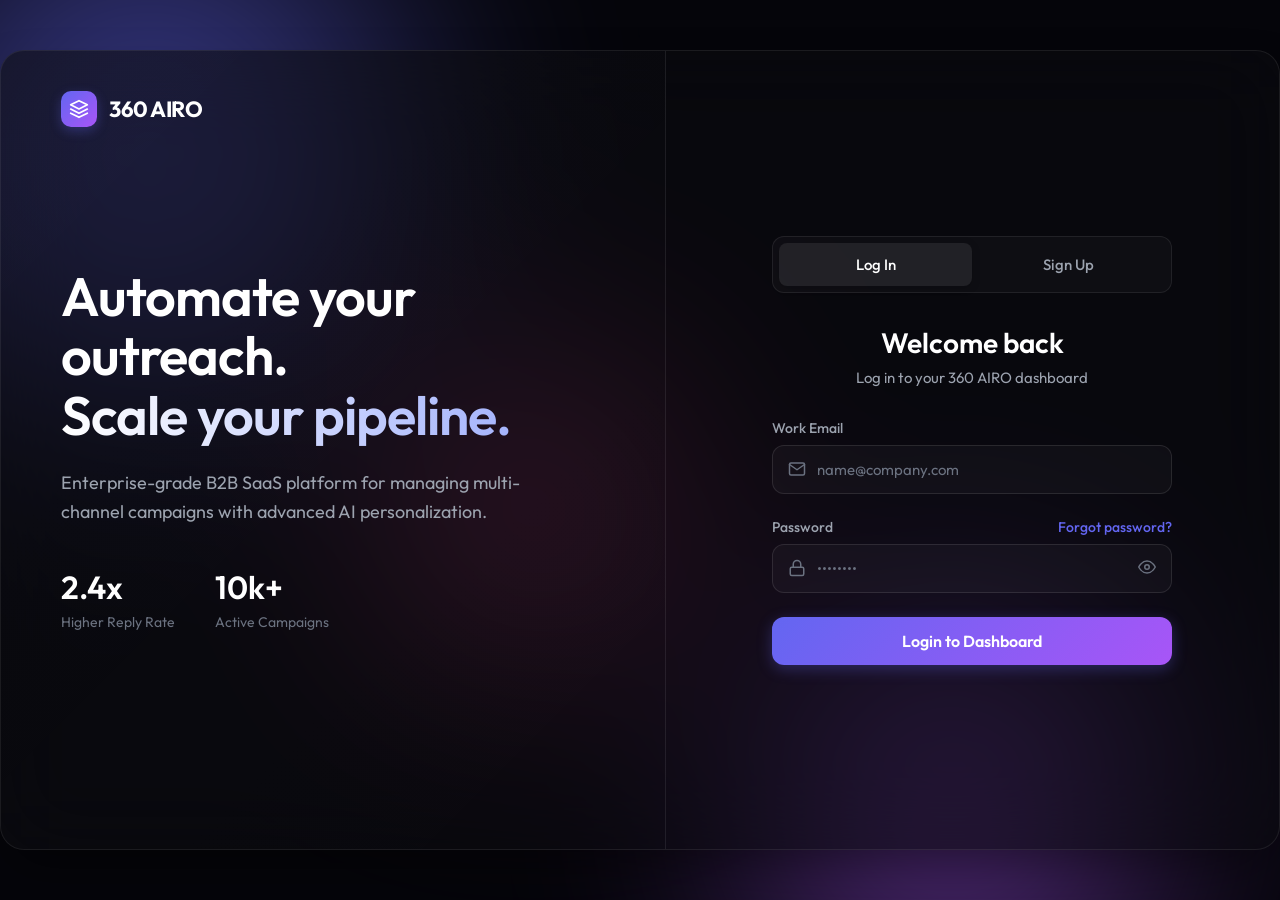
<file: index.html>
<!DOCTYPE html>
<html lang="en">
<head>
  <meta charset="UTF-8">
  <title>360 AIRO - Sign In</title>
  <link rel="stylesheet" href="style.css">
</head>
<body>

<!-- Animated Background -->
<div class="bg-mesh">
  <div class="orb orb-1"></div>
  <div class="orb orb-2"></div>
  <div class="orb orb-3"></div>
</div>

<div class="app-container">
  
  <!-- Left Side: Product Branding -->
  <div class="hero-section">
    <div class="brand">
      <div class="brand-icon">
        <svg width="20" height="20" viewBox="0 0 24 24" fill="none" stroke="white" stroke-width="2" stroke-linecap="round" stroke-linejoin="round">
          <path d="M12 2L2 7l10 5 10-5-10-5z"></path>
          <path d="M2 17l10 5 10-5M2 12l10 5 10-5"></path>
        </svg>
      </div>
      <span>360 AIRO</span>
    </div>

    <div class="hero-content">
      <h1>Automate your outreach.<br><span class="text-gradient">Scale your pipeline.</span></h1>
      <p>Enterprise-grade B2B SaaS platform for managing multi-channel campaigns with advanced AI personalization.</p>
      
      <div class="stats-row">
        <div class="stat-item">
          <h3>2.4x</h3>
          <p>Higher Reply Rate</p>
        </div>
        <div class="stat-item">
          <h3>10k+</h3>
          <p>Active Campaigns</p>
        </div>
      </div>
    </div>
  </div>

  <!-- Right Side: Login Form -->
  <div class="auth-section">
    <div class="auth-wrapper">
      
      <div class="auth-tabs">
        <button class="tab-btn active" onclick="window.location.href='index.html'">Log In</button>
        <button class="tab-btn" onclick="window.location.href='signup.html'">Sign Up</button>
      </div>

      <h2 class="auth-title">Welcome back</h2>
      <p class="auth-subtitle">Log in to your 360 AIRO dashboard</p>

      <form onsubmit="handleDemoLogin(event)">
        <div class="form-group">
          <label>Work Email</label>
          <div class="input-icon-wrap">
            <svg class="icon" viewBox="0 0 24 24" fill="none" stroke="currentColor" stroke-width="2" stroke-linecap="round" stroke-linejoin="round"><path d="M4 4h16c1.1 0 2 .9 2 2v12c0 1.1-.9 2-2 2H4c-1.1 0-2-.9-2-2V6c0-1.1.9-2 2-2z"></path><polyline points="22,6 12,13 2,6"></polyline></svg>
            <input type="email" id="login-email" placeholder="name@company.com" required>
          </div>
        </div>

        <div class="form-group">
          <label>
            <span>Password</span>
            <a href="#" class="forgot-link">Forgot password?</a>
          </label>
          <div class="input-icon-wrap">
            <svg class="icon" viewBox="0 0 24 24" fill="none" stroke="currentColor" stroke-width="2" stroke-linecap="round" stroke-linejoin="round"><rect x="3" y="11" width="18" height="11" rx="2" ry="2"></rect><path d="M7 11V7a5 5 0 0 1 10 0v4"></path></svg>
            <input type="password" id="password" placeholder="••••••••" required>
            <button type="button" class="eye-btn" onclick="togglePassword()">
              <svg width="18" height="18" viewBox="0 0 24 24" fill="none" stroke="currentColor" stroke-width="2" stroke-linecap="round" stroke-linejoin="round"><path d="M1 12s4-8 11-8 11 8 11 8-4 8-11 8-11-8-11-8z"></path><circle cx="12" cy="12" r="3"></circle></svg>
            </button>
          </div>
        </div>

        <button type="submit" class="submit-btn">Login to Dashboard</button>
      </form>

    </div>
  </div>

</div>

<script>
  function togglePassword() {
    const pass = document.getElementById("password");
    pass.type = pass.type === "password" ? "text" : "password";
  }

  function handleDemoLogin(e) {
    e.preventDefault();
    const emailInput = document.getElementById("login-email");
    if (emailInput && emailInput.value) {
      const email = emailInput.value.trim();
      localStorage.setItem('airo_login_email', email);
      
      // Basic extraction of name from email logic (e.g. name@company.com)
      if (localStorage.getItem('from_signup') === 'true') {
        // Keep the explicitly typed name from signup and clear the flag
        localStorage.removeItem('from_signup');
      } else {
        // Fresh login: dynamically override the name based on the new email
        const namePart = email.split('@')[0].split('.')[0];
        const capitalized = namePart.charAt(0).toUpperCase() + namePart.slice(1);
        localStorage.setItem('airo_fname', capitalized);
        localStorage.setItem('airo_lname', ''); 
      }
    }
    // Simulate login then redirect to dashboard
    window.location.href = 'dashboard.html';
  }
</script>

</body>
</html>
</file>
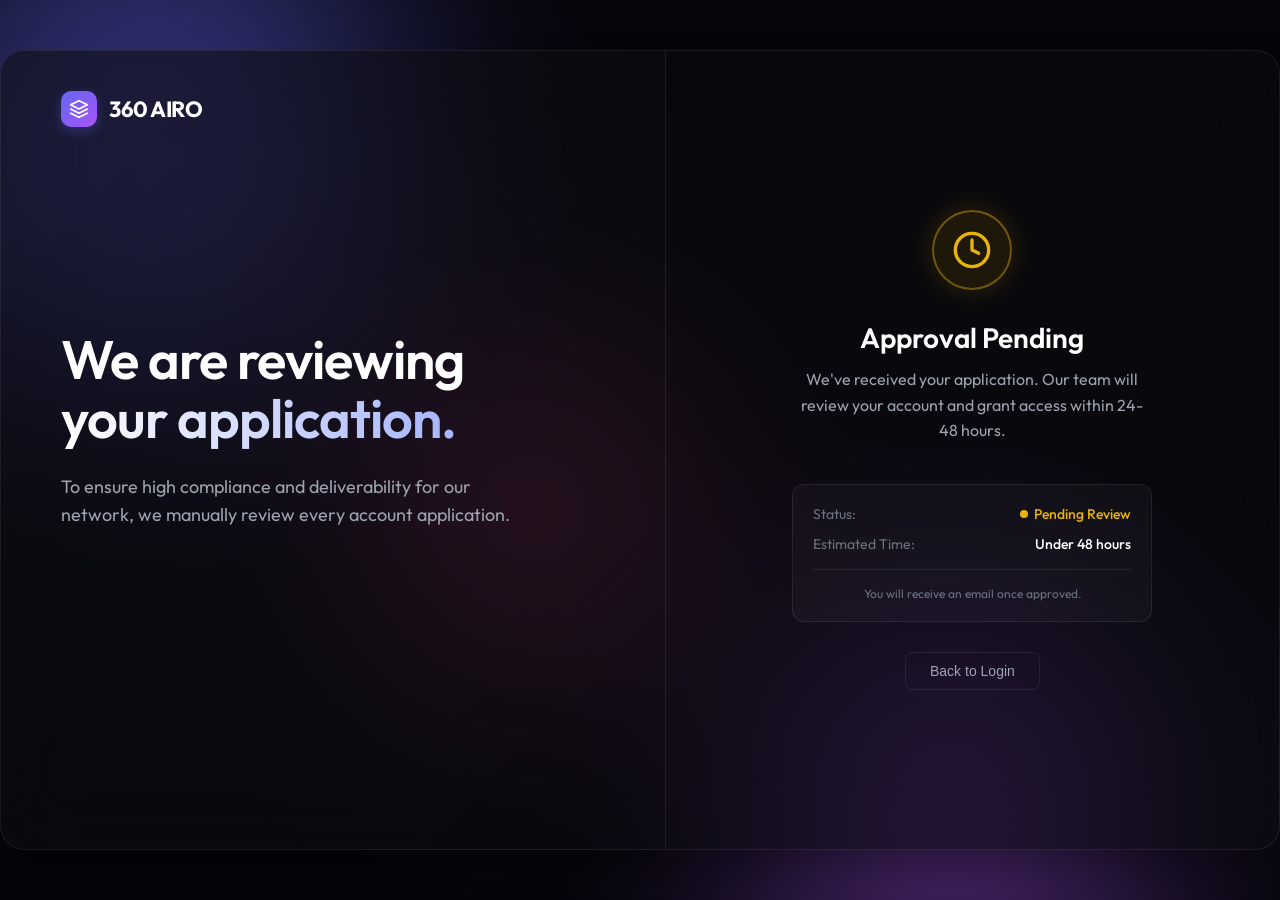
<file: approval.html>
<!DOCTYPE html>
<html lang="en">
<head>
  <meta charset="UTF-8">
  <title>360 AIRO - Approval Pending</title>
  <link rel="stylesheet" href="style.css">
  <style>
    /* Specific styles for Approval page right pane */
    .approval-container {
      display: flex;
      flex-direction: column;
      align-items: center;
      text-align: center;
      padding: 20px;
    }
    
    .status-icon {
      width: 80px;
      height: 80px;
      background: rgba(234, 179, 8, 0.1);
      border: 2px solid rgba(234, 179, 8, 0.4);
      border-radius: 50%;
      display: flex;
      align-items: center;
      justify-content: center;
      color: #eab308;
      margin-bottom: 30px;
      box-shadow: 0 0 30px rgba(234, 179, 8, 0.2);
      animation: pulse 2s infinite ease-in-out;
    }

    @keyframes pulse {
      0% { box-shadow: 0 0 0 0 rgba(234, 179, 8, 0.4); }
      70% { box-shadow: 0 0 0 15px rgba(234, 179, 8, 0); }
      100% { box-shadow: 0 0 0 0 rgba(234, 179, 8, 0); }
    }

    .status-icon svg {
      width: 40px; height: 40px;
    }

    .approval-title {
      font-size: 28px;
      font-weight: 600;
      color: var(--text-primary);
      margin-bottom: 12px;
    }

    .approval-desc {
      font-size: 16px;
      color: var(--text-secondary);
      line-height: 1.6;
      max-width: 350px;
      margin-bottom: 40px;
    }

    .info-card {
      background: var(--input-bg);
      border: 1px solid var(--panel-border);
      border-radius: 12px;
      padding: 20px;
      width: 100%;
      text-align: left;
    }

    .info-row {
      display: flex;
      justify-content: space-between;
      margin-bottom: 12px;
      font-size: 14px;
    }
    .info-row:last-child { margin-bottom: 0; }
    
    .info-label { color: var(--text-tertiary); }
    .info-value { color: var(--text-primary); font-weight: 500; }
    
    .back-btn {
      margin-top: 30px;
      background: transparent;
      color: var(--text-secondary);
      border: 1px solid var(--panel-border);
      padding: 10px 24px;
      border-radius: 8px;
      font-size: 14px;
      cursor: pointer;
      transition: var(--transition);
    }
    .back-btn:hover {
      background: var(--panel-border);
      color: var(--text-primary);
    }
  </style>
</head>
<body>

<!-- Animated Background -->
<div class="bg-mesh">
  <div class="orb orb-1"></div>
  <div class="orb orb-2"></div>
  <div class="orb orb-3"></div>
</div>

<div class="app-container">
  
  <!-- Left Side: Product Branding -->
  <div class="hero-section">
    <div class="brand" style="top: 40px; left: 60px;">
      <div class="brand-icon">
        <svg width="20" height="20" viewBox="0 0 24 24" fill="none" stroke="white" stroke-width="2" stroke-linecap="round" stroke-linejoin="round">
          <path d="M12 2L2 7l10 5 10-5-10-5z"></path>
          <path d="M2 17l10 5 10-5M2 12l10 5 10-5"></path>
        </svg>
      </div>
      <span>360 AIRO</span>
    </div>

    <div class="hero-content">
      <h1>We are reviewing<br><span class="text-gradient">your application.</span></h1>
      <p>To ensure high compliance and deliverability for our network, we manually review every account application.</p>
    </div>
  </div>

  <!-- Right Side: Approval Pending State -->
  <div class="auth-section">
    <div class="auth-wrapper approval-container">
      
      <div class="status-icon">
        <svg viewBox="0 0 24 24" fill="none" stroke="currentColor" stroke-width="2" stroke-linecap="round" stroke-linejoin="round">
          <circle cx="12" cy="12" r="10"></circle>
          <polyline points="12 6 12 12 16 14"></polyline>
        </svg>
      </div>

      <h2 class="approval-title">Approval Pending</h2>
      <p class="approval-desc">We've received your application. Our team will review your account and grant access within 24-48 hours.</p>

      <div class="info-card">
        <div class="info-row">
          <span class="info-label">Status:</span>
          <span class="info-value" style="color: #eab308; display:flex; align-items:center; gap:6px;">
            <span style="width:8px; height:8px; background:#eab308; border-radius:50%; display:inline-block;"></span> Pending Review
          </span>
        </div>
        <div class="info-row">
          <span class="info-label">Estimated Time:</span>
          <span class="info-value">Under 48 hours</span>
        </div>
        <div class="info-row" style="margin-top:16px; padding-top:16px; border-top:1px solid var(--panel-border);">
          <span class="info-label" style="font-size:12px; width:100%; text-align:center;">You will receive an email once approved.</span>
        </div>
      </div>

      <button class="back-btn" onclick="window.location.href='index.html'">Back to Login</button>

    </div>
  </div>

</div>

</body>
</html>
</file>
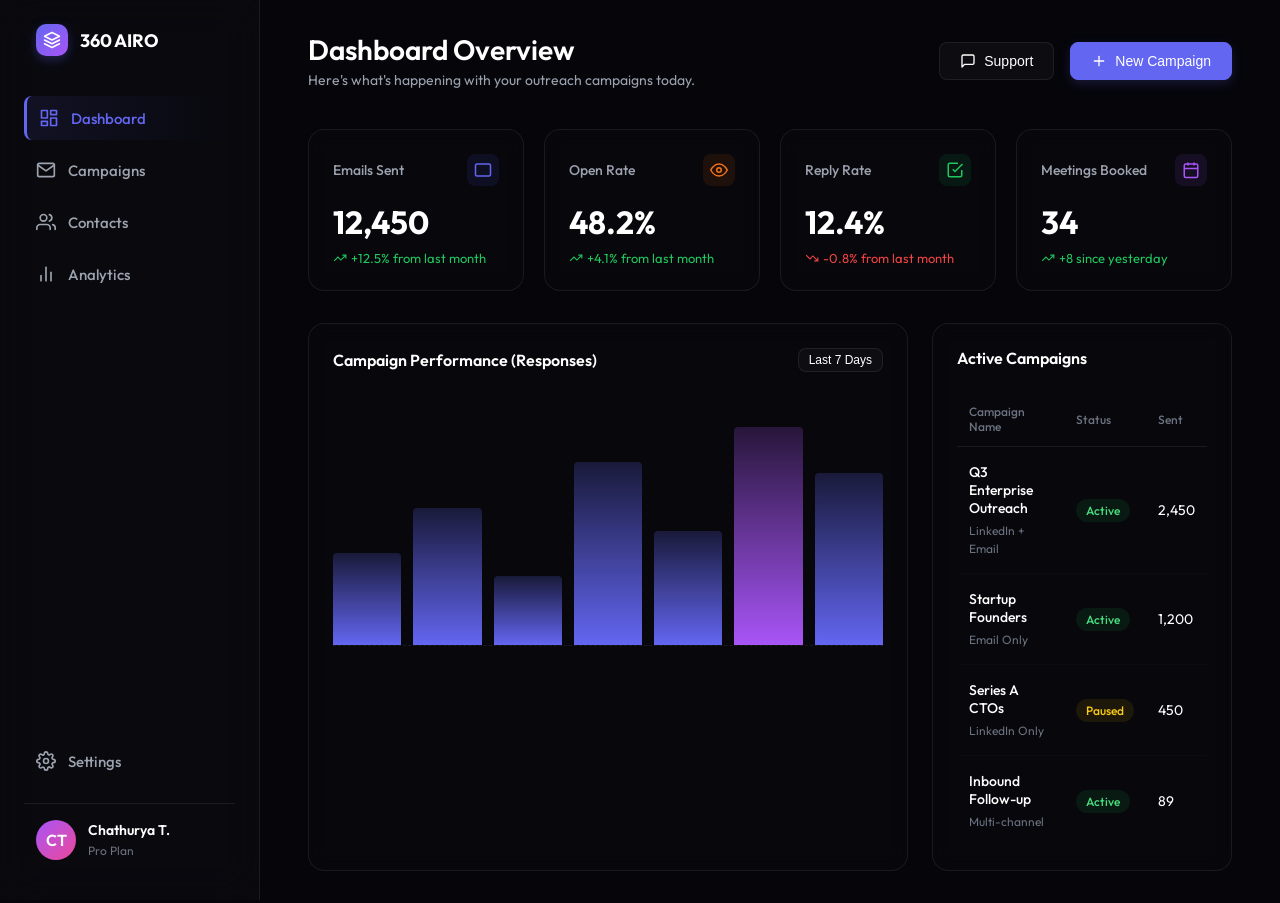
<file: dashboard.html>
<!DOCTYPE html>
<html lang="en">
<head>
  <meta charset="UTF-8">
  <title>360 AIRO - Dashboard</title>
  <link rel="stylesheet" href="style.css">
  <style>
    /* Dashboard Specific Styles */
    body { overflow: auto; padding: 0; display: block; }
    
    .dashboard-layout {
      display: flex;
      min-height: 100vh;
      background-color: var(--bg-dark);
      position: relative;
    }

    /* Keep the animated background but dim it for the dashboard */
    .dashboard-layout .bg-mesh { opacity: 0.3; }

    /* Sidebar */
    .sidebar {
      width: 260px;
      background: rgba(10, 10, 15, 0.8);
      backdrop-filter: blur(20px);
      border-right: 1px solid var(--panel-border);
      display: flex;
      flex-direction: column;
      padding: 24px;
      position: sticky;
      top: 0;
      height: 100vh;
    }

    .sidebar-brand {
      display: flex;
      align-items: center;
      gap: 12px;
      margin-bottom: 40px;
      padding: 0 12px;
    }
    .sidebar-brand .brand-icon { width: 32px; height: 32px; }
    .sidebar-brand span { font-weight: 700; font-size: 18px; color: var(--text-primary); }

    .nav-menu {
      list-style: none;
      display: flex;
      flex-direction: column;
      gap: 8px;
      flex: 1;
    }

    .nav-item a {
      display: flex;
      align-items: center;
      gap: 12px;
      padding: 12px;
      text-decoration: none;
      color: var(--text-secondary);
      border-radius: 8px;
      font-weight: 500;
      font-size: 15px;
      transition: var(--transition);
    }

    .nav-item a:hover {
      background: rgba(255, 255, 255, 0.05);
      color: var(--text-primary);
    }

    .nav-item.active a {
      background: linear-gradient(to right, rgba(99, 102, 241, 0.1), transparent);
      color: var(--accent-1);
      border-left: 3px solid var(--accent-1);
    }

    .nav-item svg { width: 20px; height: 20px; }

    /* Profile Section at bottom of sidebar */
    .user-profile {
      display: flex;
      align-items: center;
      gap: 12px;
      padding: 16px 12px;
      border-top: 1px solid var(--panel-border);
      margin-top: 20px;
    }
    .avatar {
      width: 40px; height: 40px;
      border-radius: 50%;
      background: linear-gradient(135deg, var(--accent-2), var(--accent-3));
      display: flex; align-items: center; justify-content: center;
      color: white; font-weight: 600; font-size: 16px;
    }
    .user-info .name { font-size: 14px; font-weight: 600; color: var(--text-primary); display:block;}
    .user-info .plan { font-size: 12px; color: var(--text-tertiary); }

    /* Main Content */
    .main-content {
      flex: 1;
      padding: 32px 48px;
      overflow-y: auto;
    }

    .top-bar {
      display: flex;
      justify-content: space-between;
      align-items: center;
      margin-bottom: 40px;
    }

    .page-title h1 {
      font-size: 28px;
      font-weight: 600;
      color: var(--text-primary);
    }
    .page-title p {
      font-size: 14px;
      color: var(--text-secondary);
      margin-top: 4px;
    }

    .header-actions {
      display: flex;
      align-items: center;
      gap: 16px;
    }

    .action-btn {
      padding: 10px 20px;
      background: var(--input-bg);
      border: 1px solid var(--panel-border);
      color: var(--text-primary);
      border-radius: 8px;
      font-size: 14px;
      font-weight: 500;
      cursor: pointer;
      transition: var(--transition);
      display: flex; align-items: center; gap:8px;
    }
    
    .action-btn.primary {
      background: var(--accent-1);
      border-color: var(--accent-1);
      box-shadow: 0 4px 12px rgba(99, 102, 241, 0.2);
    }
    .action-btn.primary:hover { background: #4f46e5; transform: translateY(-1px); }
    .action-btn:not(.primary):hover { background: rgba(255,255,255,0.08); }

    /* Stats Grid */
    .stats-grid {
      display: grid;
      grid-template-columns: repeat(4, 1fr);
      gap: 20px;
      margin-bottom: 32px;
    }

    .stat-card {
      background: rgba(10, 10, 15, 0.4);
      border: 1px solid var(--panel-border);
      border-radius: 16px;
      padding: 24px;
      backdrop-filter: blur(10px);
      transition: var(--transition);
    }
    .stat-card:hover { transform: translateY(-2px); border-color: rgba(255,255,255,0.15); }

    .stat-header {
      display: flex;
      justify-content: space-between;
      align-items: center;
      margin-bottom: 16px;
    }
    
    .stat-title { font-size: 14px; color: var(--text-secondary); font-weight: 500; }
    .stat-icon { 
      width: 32px; height: 32px; 
      border-radius: 8px; 
      display: flex; align-items: center; justify-content: center;
    }
    .icon-blue { background: rgba(99, 102, 241, 0.1); color: var(--accent-1); }
    .icon-green { background: rgba(34, 197, 94, 0.1); color: #22c55e; }
    .icon-purple { background: rgba(168, 85, 247, 0.1); color: var(--accent-2); }
    .icon-orange { background: rgba(249, 115, 22, 0.1); color: #f97316; }

    .stat-value { font-size: 32px; font-weight: 700; color: var(--text-primary); margin-bottom: 8px; }
    
    .stat-trend { font-size: 13px; display: flex; align-items: center; gap: 4px; }
    .trend-up { color: #22c55e; }
    .trend-down { color: #ef4444; }

    /* Main Chart and Tables Section */
    .dashboard-two-col {
      display: grid;
      grid-template-columns: 2fr 1fr;
      gap: 24px;
    }

    .panel {
      background: rgba(10, 10, 15, 0.4);
      border: 1px solid var(--panel-border);
      border-radius: 16px;
      padding: 24px;
      backdrop-filter: blur(10px);
    }
    
    .panel-header {
      display: flex; justify-content: space-between; align-items: center; margin-bottom: 24px;
    }
    .panel-title { font-size: 16px; font-weight: 600; color: var(--text-primary); }

    /* Mock Chart */
    .mock-chart-area {
      height: 250px;
      display: flex;
      align-items: flex-end;
      gap: 12px;
      padding-top: 20px;
      border-bottom: 1px dashed var(--panel-border);
    }

    .chart-bar {
      flex: 1;
      background: linear-gradient(to top, var(--accent-1), rgba(99,102,241,0.2));
      border-radius: 4px 4px 0 0;
      min-height: 20px;
      transition: var(--transition);
      position: relative;
    }
    .chart-bar:hover { background: var(--accent-1); cursor: pointer; }
    .chart-bar::after {
      content: '';
      position: absolute; bottom: -24px; left: 50%; transform: translateX(-50%);
      font-size: 11px; color: var(--text-tertiary);
    }
    .bar-1 { height: 40%; }
    .bar-2 { height: 60%; }
    .bar-3 { height: 30%; }
    .bar-4 { height: 80%; }
    .bar-5 { height: 50%; }
    .bar-6 { height: 95%; background: linear-gradient(to top, var(--accent-2), rgba(168,85,247,0.2)); }
    .bar-7 { height: 75%; }

    /* Table */
    .data-table { width: 100%; border-collapse: collapse; }
    .data-table th { 
      text-align: left; padding: 12px; font-size: 12px; font-weight: 500; 
      color: var(--text-tertiary); border-bottom: 1px solid var(--panel-border);
    }
    .data-table td { 
      padding: 16px 12px; font-size: 14px; color: var(--text-primary); 
      border-bottom: 1px solid rgba(255,255,255,0.02);
    }
    .data-table tr:last-child td { border-bottom: none; }
    
    .status-badge {
      padding: 4px 10px; border-radius: 20px; font-size: 12px; font-weight: 500;
    }
    .status-active { background: rgba(34, 197, 94, 0.1); color: #4ade80; }
    .status-paused { background: rgba(234, 179, 8, 0.1); color: #facc15; }

    .campaign-name { font-weight: 500; color: var(--text-primary); display:block; margin-bottom:4px; }
    .campaign-meta { font-size: 12px; color: var(--text-tertiary); }

    /* Tab Sections */
    .tab-section { display: none; }
    .tab-section.active { display: block; }

    /* Modals */
    .modal-overlay {
      position: fixed; top: 0; left: 0; width: 100%; height: 100%;
      background: rgba(0, 0, 0, 0.6);
      backdrop-filter: blur(4px);
      display: none; align-items: center; justify-content: center;
      z-index: 1000;
    }
    .modal-overlay.active { display: flex; }
    .modal-content {
      background: #111116; border: 1px solid var(--panel-border);
      border-radius: 16px; padding: 32px; width: 100%; max-width: 500px;
      position: relative; box-shadow: 0 20px 40px rgba(0,0,0,0.4);
    }
    .modal-header { display: flex; justify-content: space-between; align-items: center; margin-bottom: 24px; }
    .modal-title { font-size: 20px; font-weight: 600; color: var(--text-primary); }
    .close-btn { background: transparent; border: none; color: var(--text-tertiary); cursor: pointer; padding: 4px; display:flex; align-items:center; }
    .close-btn:hover { color: var(--text-primary); }
  </style>
</head>
<body>

<div class="dashboard-layout">
  
  <!-- Animated Background Layer -->
  <div class="bg-mesh">
    <div class="orb orb-1"></div>
    <div class="orb orb-2"></div>
    <div class="orb orb-3"></div>
  </div>

  <!-- Sidebar -->
  <aside class="sidebar">
    <div class="sidebar-brand">
      <div class="brand-icon">
        <svg width="18" height="18" viewBox="0 0 24 24" fill="none" stroke="white" stroke-width="2" stroke-linecap="round" stroke-linejoin="round">
          <path d="M12 2L2 7l10 5 10-5-10-5z"></path>
          <path d="M2 17l10 5 10-5M2 12l10 5 10-5"></path>
        </svg>
      </div>
      <span>360 AIRO</span>
    </div>

    <ul class="nav-menu">
      <li class="nav-item active" id="nav-dashboard">
        <a href="#" onclick="switchTab('dashboard'); return false;">
          <svg viewBox="0 0 24 24" fill="none" stroke="currentColor" stroke-width="2" stroke-linecap="round" stroke-linejoin="round"><rect x="3" y="3" width="7" height="9"></rect><rect x="14" y="3" width="7" height="5"></rect><rect x="14" y="12" width="7" height="9"></rect><rect x="3" y="16" width="7" height="5"></rect></svg>
          Dashboard
        </a>
      </li>
      <li class="nav-item" id="nav-campaigns">
        <a href="#" onclick="switchTab('campaigns'); return false;">
          <svg viewBox="0 0 24 24" fill="none" stroke="currentColor" stroke-width="2" stroke-linecap="round" stroke-linejoin="round"><path d="M4 4h16c1.1 0 2 .9 2 2v12c0 1.1-.9 2-2 2H4c-1.1 0-2-.9-2-2V6c0-1.1.9-2 2-2z"></path><polyline points="22,6 12,13 2,6"></polyline></svg>
          Campaigns
        </a>
      </li>
      <li class="nav-item" id="nav-contacts">
        <a href="#" onclick="switchTab('contacts'); return false;">
          <svg viewBox="0 0 24 24" fill="none" stroke="currentColor" stroke-width="2" stroke-linecap="round" stroke-linejoin="round"><path d="M17 21v-2a4 4 0 0 0-4-4H5a4 4 0 0 0-4 4v2"></path><circle cx="9" cy="7" r="4"></circle><path d="M23 21v-2a4 4 0 0 0-3-3.87"></path><path d="M16 3.13a4 4 0 0 1 0 7.75"></path></svg>
          Contacts
        </a>
      </li>
      <li class="nav-item" id="nav-analytics">
        <a href="#" onclick="switchTab('analytics'); return false;">
          <svg viewBox="0 0 24 24" fill="none" stroke="currentColor" stroke-width="2" stroke-linecap="round" stroke-linejoin="round"><line x1="18" y1="20" x2="18" y2="10"></line><line x1="12" y1="20" x2="12" y2="4"></line><line x1="6" y1="20" x2="6" y2="14"></line></svg>
          Analytics
        </a>
      </li>
      <li class="nav-item" id="nav-settings" style="margin-top:auto;">
        <a href="#" onclick="switchTab('settings'); return false;">
          <svg viewBox="0 0 24 24" fill="none" stroke="currentColor" stroke-width="2" stroke-linecap="round" stroke-linejoin="round"><circle cx="12" cy="12" r="3"></circle><path d="M19.4 15a1.65 1.65 0 0 0 .33 1.82l.06.06a2 2 0 0 1 0 2.83 2 2 0 0 1-2.83 0l-.06-.06a1.65 1.65 0 0 0-1.82-.33 1.65 1.65 0 0 0-1 1.51V21a2 2 0 0 1-2 2 2 2 0 0 1-2-2v-.09A1.65 1.65 0 0 0 9 19.4a1.65 1.65 0 0 0-1.82.33l-.06.06a2 2 0 0 1-2.83 0 2 2 0 0 1 0-2.83l.06-.06a1.65 1.65 0 0 0 .33-1.82 1.65 1.65 0 0 0-1.51-1H3a2 2 0 0 1-2-2 2 2 0 0 1 2-2h.09A1.65 1.65 0 0 0 4.6 9a1.65 1.65 0 0 0-.33-1.82l-.06-.06a2 2 0 0 1 0-2.83 2 2 0 0 1 2.83 0l.06.06a1.65 1.65 0 0 0 1.82.33H9a1.65 1.65 0 0 0 1-1.51V3a2 2 0 0 1 2-2 2 2 0 0 1 2 2v.09a1.65 1.65 0 0 0 1 1.51 1.65 1.65 0 0 0 1.82-.33l.06-.06a2 2 0 0 1 2.83 0 2 2 0 0 1 0 2.83l-.06.06a1.65 1.65 0 0 0-.33 1.82V9a1.65 1.65 0 0 0 1.51 1H21a2 2 0 0 1 2 2 2 2 0 0 1-2 2h-.09a1.65 1.65 0 0 0-1.51 1z"></path></svg>
          Settings
        </a>
      </li>
    </ul>

    <div class="user-profile">
      <div class="avatar" id="sidebar-avatar">CT</div>
      <div class="user-info">
        <span class="name" id="sidebar-name">Chathurya T.</span>
        <span class="plan">Pro Plan</span>
      </div>
    </div>
  </aside>

  <main class="main-content">
    
    <div id="section-dashboard" class="tab-section active">
      <header class="top-bar">
      <div class="page-title">
        <h1>Dashboard Overview</h1>
        <p>Here's what's happening with your outreach campaigns today.</p>
      </div>
      <div class="header-actions">
        <button class="action-btn" onclick="openModal('modal-support')">
          <svg width="16" height="16" viewBox="0 0 24 24" fill="none" stroke="currentColor" stroke-width="2" stroke-linecap="round" stroke-linejoin="round"><path d="M21 15a2 2 0 0 1-2 2H7l-4 4V5a2 2 0 0 1 2-2h14a2 2 0 0 1 2 2z"></path></svg>
          Support
        </button>
        <button class="action-btn primary" onclick="openModal('modal-campaign')">
          <svg width="16" height="16" viewBox="0 0 24 24" fill="none" stroke="currentColor" stroke-width="2" stroke-linecap="round" stroke-linejoin="round"><line x1="12" y1="5" x2="12" y2="19"></line><line x1="5" y1="12" x2="19" y2="12"></line></svg>
          New Campaign
        </button>
      </div>
    </header>

    <!-- KPI Stats Grid -->
    <div class="stats-grid">
      <div class="stat-card">
        <div class="stat-header">
          <span class="stat-title">Emails Sent</span>
          <div class="stat-icon icon-blue">
            <svg width="18" height="18" viewBox="0 0 24 24" fill="none" stroke="currentColor" stroke-width="2"><path d="M4 4h16c1.1 0 2 .9 2 2v12c0 1.1-.9 2-2 2H4c-1.1 0-2-.9-2-2V6c0-1.1.9-2 2-2z"></path></svg>
          </div>
        </div>
        <div class="stat-value" id="global-sent">12,450</div>
        <div class="stat-trend trend-up">
          <svg width="14" height="14" viewBox="0 0 24 24" fill="none" stroke="currentColor" stroke-width="2"><polyline points="22 7 13.5 15.5 8.5 10.5 2 17"></polyline><polyline points="16 7 22 7 22 13"></polyline></svg>
          +12.5% from last month
        </div>
      </div>

      <div class="stat-card">
        <div class="stat-header">
          <span class="stat-title">Open Rate</span>
          <div class="stat-icon icon-orange">
            <svg width="18" height="18" viewBox="0 0 24 24" fill="none" stroke="currentColor" stroke-width="2"><path d="M1 12s4-8 11-8 11 8 11 8-4 8-11 8-11-8-11-8z"></path><circle cx="12" cy="12" r="3"></circle></svg>
          </div>
        </div>
        <div class="stat-value" id="global-open">48.2%</div>
        <div class="stat-trend trend-up">
          <svg width="14" height="14" viewBox="0 0 24 24" fill="none" stroke="currentColor" stroke-width="2"><polyline points="22 7 13.5 15.5 8.5 10.5 2 17"></polyline><polyline points="16 7 22 7 22 13"></polyline></svg>
          +4.1% from last month
        </div>
      </div>

      <div class="stat-card">
        <div class="stat-header">
          <span class="stat-title">Reply Rate</span>
          <div class="stat-icon icon-green">
            <svg width="18" height="18" viewBox="0 0 24 24" fill="none" stroke="currentColor" stroke-width="2"><polyline points="9 11 12 14 22 4"></polyline><path d="M21 12v7a2 2 0 0 1-2 2H5a2 2 0 0 1-2-2V5a2 2 0 0 1 2-2h11"></path></svg>
          </div>
        </div>
        <div class="stat-value" id="global-reply">12.4%</div>
        <div class="stat-trend trend-down">
          <svg width="14" height="14" viewBox="0 0 24 24" fill="none" stroke="currentColor" stroke-width="2"><polyline points="22 17 13.5 8.5 8.5 13.5 2 7"></polyline><polyline points="16 17 22 17 22 11"></polyline></svg>
          -0.8% from last month
        </div>
      </div>

      <div class="stat-card">
        <div class="stat-header">
          <span class="stat-title">Meetings Booked</span>
          <div class="stat-icon icon-purple">
            <svg width="18" height="18" viewBox="0 0 24 24" fill="none" stroke="currentColor" stroke-width="2"><rect x="3" y="4" width="18" height="18" rx="2" ry="2"></rect><line x1="16" y1="2" x2="16" y2="6"></line><line x1="8" y1="2" x2="8" y2="6"></line><line x1="3" y1="10" x2="21" y2="10"></line></svg>
          </div>
        </div>
        <div class="stat-value" id="global-meetings">34</div>
        <div class="stat-trend trend-up">
          <svg width="14" height="14" viewBox="0 0 24 24" fill="none" stroke="currentColor" stroke-width="2"><polyline points="22 7 13.5 15.5 8.5 10.5 2 17"></polyline><polyline points="16 7 22 7 22 13"></polyline></svg>
          +8 since yesterday
        </div>
      </div>
    </div>

    <!-- Charts and Tables -->
    <div class="dashboard-two-col">
      
      <!-- Performance Chart mock -->
      <div class="panel">
        <div class="panel-header">
          <span class="panel-title">Campaign Performance (Responses)</span>
          <button class="action-btn" style="padding: 4px 10px; font-size:12px;">Last 7 Days</button>
        </div>
        <div class="mock-chart-area">
          <div class="chart-bar bar-1"></div>
          <div class="chart-bar bar-2"></div>
          <div class="chart-bar bar-3"></div>
          <div class="chart-bar bar-4"></div>
          <div class="chart-bar bar-5"></div>
          <div class="chart-bar bar-6"></div>
          <div class="chart-bar bar-7"></div>
        </div>
      </div>

      <!-- Recent Campaigns Table -->
      <div class="panel">
        <div class="panel-header">
          <span class="panel-title">Active Campaigns</span>
        </div>
        <table class="data-table">
          <thead>
            <tr>
              <th>Campaign Name</th>
              <th>Status</th>
              <th>Sent</th>
            </tr>
          </thead>
          <tbody id="dashboard-campaigns-body">
            <tr>
              <td>
                <span class="campaign-name">Q3 Enterprise Outreach</span>
                <span class="campaign-meta">LinkedIn + Email</span>
              </td>
              <td><span class="status-badge status-active">Active</span></td>
              <td>2,450</td>
            </tr>
            <tr>
              <td>
                <span class="campaign-name">Startup Founders</span>
                <span class="campaign-meta">Email Only</span>
              </td>
              <td><span class="status-badge status-active">Active</span></td>
              <td>1,200</td>
            </tr>
            <tr>
              <td>
                <span class="campaign-name">Series A CTOs</span>
                <span class="campaign-meta">LinkedIn Only</span>
              </td>
              <td><span class="status-badge status-paused">Paused</span></td>
              <td>450</td>
            </tr>
            <tr>
              <td>
                <span class="campaign-name">Inbound Follow-up</span>
                <span class="campaign-meta">Multi-channel</span>
              </td>
              <td><span class="status-badge status-active">Active</span></td>
              <td>89</td>
            </tr>
          </tbody>
        </table>
      </div>

    </div> <!-- /dashboard-two-col -->
    </div> <!-- /section-dashboard -->

    <div id="section-campaigns" class="tab-section">
      <header class="top-bar">
        <div class="page-title">
          <h1>Campaigns</h1>
          <p>Manage and create your outreach campaigns.</p>
        </div>
      </header>
      <div class="panel">
        <div class="panel-header">
          <span class="panel-title">All Campaigns</span>
          <div class="header-actions">
            <input type="text" placeholder="Search campaigns..." style="background:var(--bg-dark); border:1px solid var(--panel-border); color:var(--text-primary); padding:8px 12px; border-radius:6px; font-size:14px; outline:none; width: 250px;">
            <button class="action-btn primary" style="padding:8px 16px;" onclick="openModal('modal-campaign')">Create Campaign</button>
          </div>
        </div>
        <table class="data-table">
          <thead>
            <tr>
              <th>Campaign Name</th>
              <th>Status</th>
              <th>Sent</th>
              <th>Opened</th>
              <th>Replied</th>
              <th>Actions</th>
            </tr>
          </thead>
          <tbody id="all-campaigns-body">
            <tr>
              <td>
                <span class="campaign-name">Q3 Enterprise Target</span>
                <span class="campaign-meta">Created 2 days ago</span>
              </td>
              <td><span class="status-badge status-active">Active</span></td>
              <td>2,450</td>
              <td><span style="color:#4ade80;">48%</span></td>
              <td><span style="color:var(--accent-1);">12%</span></td>
              <td><button class="action-btn" style="padding:6px 12px; font-size:12px;">Manage</button></td>
            </tr>
            <tr>
              <td>
                <span class="campaign-name">Startup Founders List</span>
                <span class="campaign-meta">Created 1 week ago</span>
              </td>
              <td><span class="status-badge status-active">Active</span></td>
              <td>1,200</td>
              <td><span style="color:#4ade80;">52%</span></td>
              <td><span style="color:var(--accent-1);">18%</span></td>
              <td><button class="action-btn" style="padding:6px 12px; font-size:12px;">Manage</button></td>
            </tr>
            <tr>
              <td>
                <span class="campaign-name">Series A CTOs</span>
                <span class="campaign-meta">Paused yesterday</span>
              </td>
              <td><span class="status-badge status-paused">Paused</span></td>
              <td>450</td>
              <td><span style="color:#facc15;">35%</span></td>
              <td><span style="color:#facc15;">5%</span></td>
              <td><button class="action-btn" style="padding:6px 12px; font-size:12px;">Manage</button></td>
            </tr>
            <tr>
              <td>
                <span class="campaign-name">Inbound Follow-up</span>
                <span class="campaign-meta">Always On</span>
              </td>
              <td><span class="status-badge status-active">Active</span></td>
              <td>89</td>
              <td><span style="color:#4ade80;">65%</span></td>
              <td><span style="color:var(--accent-1);">22%</span></td>
              <td><button class="action-btn" style="padding:6px 12px; font-size:12px;">Manage</button></td>
            </tr>
          </tbody>
        </table>
      </div>
    </div>

    <div id="section-contacts" class="tab-section">
      <header class="top-bar">
        <div class="page-title">
          <h1>Contacts</h1>
          <p>View and segment your prospects.</p>
        </div>
      </header>
      <div class="panel">
        <div class="panel-header">
          <span class="panel-title">Prospect List</span>
          <div class="header-actions">
             <button class="action-btn">Filter</button>
             <button class="action-btn primary" style="padding:8px 16px;" onclick="openModal('modal-contacts')">Import Contacts</button>
          </div>
        </div>
        <table class="data-table">
          <thead>
            <tr>
              <th>Name</th>
              <th>Company</th>
              <th>Email</th>
              <th>Tags</th>
              <th>Status</th>
            </tr>
          </thead>
          <tbody>
            <tr>
              <td><span class="campaign-name">Olivia Rhye</span></td>
              <td><span class="campaign-meta">Linear</span></td>
              <td style="color:var(--text-secondary); font-size:14px;">olivia@linear.app</td>
              <td><span style="font-size:11px; padding:4px 10px; background:rgba(99,102,241,0.1); color:var(--accent-1); border-radius:12px;">SaaS</span></td>
              <td><span style="color:#4ade80; font-size:14px;">Connected</span></td>
            </tr>
            <tr>
              <td><span class="campaign-name">Phoenix Baker</span></td>
              <td><span class="campaign-meta">Vercel</span></td>
              <td style="color:var(--text-secondary); font-size:14px;">phoenix@vercel.com</td>
              <td><span style="font-size:11px; padding:4px 10px; background:rgba(34,197,94,0.1); color:#4ade80; border-radius:12px;">Enterprise</span></td>
              <td><span style="color:var(--text-tertiary); font-size:14px;">In Sequence</span></td>
            </tr>
            <tr>
              <td><span class="campaign-name">Lana Steiner</span></td>
              <td><span class="campaign-meta">Stripe</span></td>
              <td style="color:var(--text-secondary); font-size:14px;">lana@stripe.com</td>
              <td><span style="font-size:11px; padding:4px 10px; background:rgba(168,85,247,0.1); color:var(--accent-2); border-radius:12px;">Fintech</span></td>
              <td><span style="color:var(--accent-1); font-size:14px;">Replied</span></td>
            </tr>
            <tr>
              <td><span class="campaign-name">Demi Wilkinson</span></td>
              <td><span class="campaign-meta">Notion</span></td>
              <td style="color:var(--text-secondary); font-size:14px;">demi@notion.so</td>
              <td><span style="font-size:11px; padding:4px 10px; background:rgba(249,115,22,0.1); color:#f97316; border-radius:12px;">Product</span></td>
              <td><span style="color:#ef4444; font-size:14px;">Bounced</span></td>
            </tr>
          </tbody>
        </table>
      </div>
    </div>

    <div id="section-analytics" class="tab-section">
      <header class="top-bar">
        <div class="page-title">
          <h1>Analytics</h1>
          <p>Deep dive into your performance metrics.</p>
        </div>
      </header>
      <div class="dashboard-two-col">
        <div class="panel">
          <div class="panel-header">
            <span class="panel-title">Conversion Funnel</span>
            <span style="font-size:12px; color:var(--text-tertiary);">Last 30 days</span>
          </div>
          <div style="display:flex; flex-direction:column; gap:16px;">
            <div style="background:rgba(10,10,15,0.6); padding:16px; border-radius:8px; border:1px solid var(--panel-border);">
              <div style="display:flex; justify-content:space-between; margin-bottom:8px;">
                <span style="font-size:14px; color:var(--text-secondary);">Sent (100%)</span>
                <span style="font-size:14px; font-weight:600; color:var(--text-primary);">12,450</span>
              </div>
              <div style="height:6px; background:rgba(255,255,255,0.1); border-radius:3px; overflow:hidden;"><div style="height:100%; width:100%; background:var(--text-tertiary);"></div></div>
            </div>
            <div style="background:rgba(10,10,15,0.6); padding:16px; border-radius:8px; border:1px solid var(--panel-border); margin-left:5%;">
              <div style="display:flex; justify-content:space-between; margin-bottom:8px;">
                <span style="font-size:14px; color:var(--text-secondary);">Opened (48.2%)</span>
                <span style="font-size:14px; font-weight:600; color:var(--text-primary);">6,000</span>
              </div>
              <div style="height:6px; background:rgba(255,255,255,0.1); border-radius:3px; overflow:hidden;"><div style="height:100%; width:48%; background:var(--accent-1);"></div></div>
            </div>
            <div style="background:rgba(10,10,15,0.6); padding:16px; border-radius:8px; border:1px solid var(--panel-border); margin-left:10%;">
              <div style="display:flex; justify-content:space-between; margin-bottom:8px;">
                <span style="font-size:14px; color:var(--text-secondary);">Replied (12.4%)</span>
                <span style="font-size:14px; font-weight:600; color:var(--text-primary);">1,543</span>
              </div>
              <div style="height:6px; background:rgba(255,255,255,0.1); border-radius:3px; overflow:hidden;"><div style="height:100%; width:12%; background:var(--accent-2);"></div></div>
            </div>
            <div style="background:rgba(10,10,15,0.6); padding:16px; border-radius:8px; border:1px solid var(--panel-border); margin-left:15%;">
              <div style="display:flex; justify-content:space-between; margin-bottom:8px;">
                <span style="font-size:14px; color:var(--text-secondary);">Meetings Booked (2.2%)</span>
                <span style="font-size:14px; font-weight:600; color:var(--text-primary);">273</span>
              </div>
              <div style="height:6px; background:rgba(255,255,255,0.1); border-radius:3px; overflow:hidden;"><div style="height:100%; width:5%; background:#22c55e;"></div></div>
            </div>
          </div>
        </div>
        
        <div class="panel">
          <div class="panel-header">
            <span class="panel-title">Deliverability Health</span>
          </div>
          <div style="text-align:center; padding:20px 0;">
            <div style="position:relative; width:160px; height:160px; margin:0 auto; border-radius:50%; background:conic-gradient(#22c55e 0% 98%, #ef4444 98% 100%); display:flex; align-items:center; justify-content:center;">
              <div style="width:130px; height:130px; background:var(--bg-dark); border-radius:50%; display:flex; flex-direction:column; align-items:center; justify-content:center; border: 4px solid rgba(255,255,255,0.05);">
                <span style="font-size:32px; font-weight:700; color:var(--text-primary);">98%</span>
                <span style="font-size:12px; color:var(--text-secondary);">Inbox Rate</span>
              </div>
            </div>
            <div style="display:flex; justify-content:space-around; margin-top:40px; border-top:1px dashed var(--panel-border); padding-top:20px;">
              <div>
                <div style="font-size:20px; font-weight:600; color:#ef4444;">0.5%</div>
                <div style="font-size:12px; color:var(--text-tertiary); margin-top:4px;">Bounce Rate</div>
              </div>
              <div>
                <div style="font-size:20px; font-weight:600; color:#f97316;">0.1%</div>
                <div style="font-size:12px; color:var(--text-tertiary); margin-top:4px;">Spam Rate</div>
              </div>
            </div>
          </div>
        </div>
      </div>
    </div>

    <div id="section-settings" class="tab-section">
      <header class="top-bar">
        <div class="page-title">
          <h1>Settings</h1>
          <p>Configure your account and team preferences.</p>
        </div>
      </header>
      <div class="panel" style="max-width:800px;">
        <div class="panel-header" style="border-bottom: 1px solid var(--panel-border); padding-bottom: 16px; margin-bottom: 24px;">
          <span class="panel-title">Profile Info</span>
        </div>
        <div style="display:flex; flex-direction:column; gap:24px;">
          
          <div style="display:flex; gap:24px;">
            <div style="flex:1;">
              <label style="display:block; font-size:13px; color:var(--text-secondary); margin-bottom:8px; font-weight:500;">First Name</label>
              <input type="text" id="settings-fname" value="Chathurya" style="background:var(--input-bg); border:1px solid var(--panel-border); color:var(--text-primary); padding:10px 14px; border-radius:8px; width:100%; box-sizing:border-box; font-size:14px; outline:none; transition:var(--transition);" onfocus="this.style.borderColor='var(--accent-1)'" onblur="this.style.borderColor='var(--panel-border)'">
            </div>
            <div style="flex:1;">
              <label style="display:block; font-size:13px; color:var(--text-secondary); margin-bottom:8px; font-weight:500;">Last Name</label>
              <input type="text" id="settings-lname" value="T." style="background:var(--input-bg); border:1px solid var(--panel-border); color:var(--text-primary); padding:10px 14px; border-radius:8px; width:100%; box-sizing:border-box; font-size:14px; outline:none; transition:var(--transition);" onfocus="this.style.borderColor='var(--accent-1)'" onblur="this.style.borderColor='var(--panel-border)'">
            </div>
          </div>
          
          <div>
            <label style="display:block; font-size:13px; color:var(--text-secondary); margin-bottom:8px; font-weight:500;">Email Address</label>
            <input type="email" value="chathurya@company.com" style="background:var(--input-bg); border:1px solid var(--panel-border); color:var(--text-secondary); padding:10px 14px; border-radius:8px; width:100%; box-sizing:border-box; font-size:14px; outline:none;" readonly>
            <p style="font-size:12px; color:var(--text-tertiary); margin-top:6px;">Contact support to change your email address.</p>
          </div>
          
          <div>
            <label style="display:block; font-size:13px; color:var(--text-secondary); margin-bottom:8px; font-weight:500;">Current Plan</label>
            <div style="background:linear-gradient(to right, rgba(99,102,241,0.05), rgba(168,85,247,0.05)); border:1px solid rgba(99,102,241,0.2); padding:20px; border-radius:12px; display:flex; justify-content:space-between; align-items:center;">
              <div>
                <span style="display:block; color:var(--text-primary); font-weight:600; font-size:16px; margin-bottom:4px;">Pro Plan (Annual)</span>
                <span style="font-size:13px; color:var(--text-secondary);">10,000 emails/month active limit. Renews Oct 24, 2026.</span>
              </div>
              <button class="action-btn primary" style="padding:8px 16px;">Manage Billing</button>
            </div>
          </div>
          
          <div style="padding-top:24px; border-top:1px solid var(--panel-border); display:flex; justify-content:flex-end; gap:12px;">
            <button class="action-btn">Cancel</button>
            <button class="action-btn primary" onclick="updateProfile()">Save Changes</button>
          </div>
          
        </div>
      </div>
    </div>

  </main>
</div>

<!-- Create Campaign Modal -->
<div id="modal-campaign" class="modal-overlay">
  <div class="modal-content">
    <div class="modal-header">
      <span class="modal-title">Create New Campaign</span>
      <button class="close-btn" onclick="closeModal('modal-campaign')">
        <svg width="24" height="24" viewBox="0 0 24 24" fill="none" stroke="currentColor" stroke-width="2" stroke-linecap="round" stroke-linejoin="round"><line x1="18" y1="6" x2="6" y2="18"></line><line x1="6" y1="6" x2="18" y2="18"></line></svg>
      </button>
    </div>
    <div style="display:flex; flex-direction:column; gap:16px;">
      <div>
        <label style="display:block; font-size:13px; color:var(--text-secondary); margin-bottom:8px;">Campaign Name</label>
        <input type="text" id="new-campaign-name" placeholder="e.g. Q4 Outreach" style="background:var(--input-bg); border:1px solid var(--panel-border); color:var(--text-primary); padding:10px 14px; border-radius:8px; width:100%; box-sizing:border-box; outline:none;">
      </div>
      <div>
        <label style="display:block; font-size:13px; color:var(--text-secondary); margin-bottom:8px;">Target Audience</label>
        <select id="new-campaign-audience" style="background:var(--input-bg); border:1px solid var(--panel-border); color:var(--text-primary); padding:10px 14px; border-radius:8px; width:100%; box-sizing:border-box; outline:none; appearance:none;">
          <option>Select a contact list...</option>
          <option>Startup Founders</option>
          <option>Enterprise Tech Leads</option>
          <option>Fintech CEOs</option>
        </select>
      </div>
      <div>
        <label style="display:block; font-size:13px; color:var(--text-secondary); margin-bottom:8px;">Sequence Template</label>
        <select id="new-campaign-template" style="background:var(--input-bg); border:1px solid var(--panel-border); color:var(--text-primary); padding:10px 14px; border-radius:8px; width:100%; box-sizing:border-box; outline:none; appearance:none;">
          <option>Blank Sequence</option>
          <option>B2B High Intent</option>
          <option>Cold Outbound</option>
        </select>
      </div>
      <div style="margin-top:16px; display:flex; justify-content:flex-end; gap:12px;">
        <button class="action-btn" onclick="closeModal('modal-campaign')">Cancel</button>
        <button class="action-btn primary" onclick="createNewCampaign()">Create Campaign</button>
      </div>
    </div>
  </div>
</div>

<!-- Import Contacts Modal -->
<div id="modal-contacts" class="modal-overlay">
  <div class="modal-content">
    <div class="modal-header">
      <span class="modal-title">Import Contacts</span>
      <button class="close-btn" onclick="closeModal('modal-contacts')">
        <svg width="24" height="24" viewBox="0 0 24 24" fill="none" stroke="currentColor" stroke-width="2" stroke-linecap="round" stroke-linejoin="round"><line x1="18" y1="6" x2="6" y2="18"></line><line x1="6" y1="6" x2="18" y2="18"></line></svg>
      </button>
    </div>
    <div style="display:flex; flex-direction:column; gap:16px; text-align:center;">
      <div style="border:2px dashed var(--panel-border); border-radius:12px; padding:40px; background:rgba(255,255,255,0.02);">
        <svg width="40" height="40" viewBox="0 0 24 24" fill="none" stroke="var(--text-tertiary)" stroke-width="2" style="margin-bottom:16px;"><path d="M21 15v4a2 2 0 0 1-2 2H5a2 2 0 0 1-2-2v-4"></path><polyline points="17 8 12 3 7 8"></polyline><line x1="12" y1="3" x2="12" y2="15"></line></svg>
        <h3 style="font-size:16px; color:var(--text-primary); margin-bottom:8px;">Upload CSV File</h3>
        <p style="font-size:13px; color:var(--text-secondary);">Drag and drop your file here, or click to browse.</p>
        <button class="action-btn" style="margin-top:16px;">Select File</button>
      </div>
      <div style="display:flex; justify-content:flex-end; gap:12px; margin-top:8px;">
        <button class="action-btn" onclick="closeModal('modal-contacts')">Cancel</button>
        <button class="action-btn primary" onclick="closeModal('modal-contacts')">Import Data</button>
      </div>
    </div>
  </div>
</div>

<!-- Support Modal -->
<div id="modal-support" class="modal-overlay">
  <div class="modal-content">
    <div class="modal-header">
      <span class="modal-title">Contact Support</span>
      <button class="close-btn" onclick="closeModal('modal-support')">
        <svg width="24" height="24" viewBox="0 0 24 24" fill="none" stroke="currentColor" stroke-width="2" stroke-linecap="round" stroke-linejoin="round"><line x1="18" y1="6" x2="6" y2="18"></line><line x1="6" y1="6" x2="18" y2="18"></line></svg>
      </button>
    </div>
    <div style="display:flex; flex-direction:column; gap:16px;">
      <div>
        <label style="display:block; font-size:13px; color:var(--text-secondary); margin-bottom:8px;">How can we help you?</label>
        <textarea id="support-message" rows="4" placeholder="Describe your issue..." style="background:var(--input-bg); border:1px solid var(--panel-border); color:var(--text-primary); padding:10px 14px; border-radius:8px; width:100%; box-sizing:border-box; outline:none; font-family:inherit; resize:vertical;"></textarea>
      </div>
      <div style="display:flex; justify-content:flex-end; gap:12px; margin-top:8px;">
        <button class="action-btn" onclick="closeModal('modal-support')">Cancel</button>
        <button class="action-btn primary" onclick="sendSupportMessage()">Send Message</button>
      </div>
    </div>
  </div>
</div>

<script>
  function openModal(modalId) {
    document.getElementById(modalId).classList.add('active');
  }

  function closeModal(modalId) {
    document.getElementById(modalId).classList.remove('active');
  }

  function createNewCampaign() {
    const nameInput = document.getElementById('new-campaign-name');
    const name = nameInput.value.trim();
    if (!name) {
      alert("Please enter a campaign name.");
      return;
    }

    const dashboardBody = document.getElementById('dashboard-campaigns-body');
    const allCampaignsBody = document.getElementById('all-campaigns-body');

    // Generate random mock stats
    const randomSent = Math.floor(Math.random() * 2000) + 50;
    const randomOpened = Math.floor(Math.random() * 60) + 15;
    const randomReplied = Math.floor(Math.random() * 20) + 2;

    // Create Dashboard Row
    const tr1 = document.createElement('tr');
    tr1.innerHTML = `
      <td>
        <span class="campaign-name">${name}</span>
        <span class="campaign-meta">Created just now</span>
      </td>
      <td><span class="status-badge status-active">Active</span></td>
      <td>${randomSent.toLocaleString()}</td>
    `;
    if (dashboardBody) dashboardBody.prepend(tr1);

    // Create All Campaigns Row
    const tr2 = document.createElement('tr');
    tr2.innerHTML = `
      <td>
        <span class="campaign-name">${name}</span>
        <span class="campaign-meta">Created just now</span>
      </td>
      <td><span class="status-badge status-active">Active</span></td>
      <td>${randomSent.toLocaleString()}</td>
      <td><span style="color:#4ade80;">${randomOpened}%</span></td>
      <td><span style="color:var(--accent-1);">${randomReplied}%</span></td>
      <td><button class="action-btn" style="padding:6px 12px; font-size:12px;">Manage</button></td>
    `;
    if (allCampaignsBody) allCampaignsBody.prepend(tr2);

    // Update global metrics
    const globalSentEl = document.getElementById('global-sent');
    const globalMeetingsEl = document.getElementById('global-meetings');
    const globalOpenEl = document.getElementById('global-open');
    const globalReplyEl = document.getElementById('global-reply');
    
    if (globalSentEl && globalMeetingsEl && globalOpenEl && globalReplyEl) {
      const currentSent = parseInt(globalSentEl.innerText.replace(/,/g, '')) || 0;
      const currentMeetings = parseInt(globalMeetingsEl.innerText) || 0;
      const currentOpen = parseFloat(globalOpenEl.innerText.replace('%', '')) || 0;
      const currentReply = parseFloat(globalReplyEl.innerText.replace('%', '')) || 0;

      const newMeetings = Math.floor(Math.random() * 3); // 0 to 2 new meetings
      
      const newOpen = (currentOpen + (Math.random() * 2 - 1)).toFixed(1);
      const newReply = (currentReply + (Math.random() * 1 - 0.5)).toFixed(1);

      globalSentEl.innerText = (currentSent + randomSent).toLocaleString();
      globalMeetingsEl.innerText = (currentMeetings + newMeetings).toString();
      globalOpenEl.innerText = `${newOpen}%`;
      globalReplyEl.innerText = `${newReply}%`;
    }

    // Reset input and close modal
    nameInput.value = '';
    closeModal('modal-campaign');
  }

  function updateProfile() {
    const fname = document.getElementById('settings-fname').value.trim();
    const lname = document.getElementById('settings-lname').value.trim();
    
    if (!fname) {
      alert("First name is required.");
      return;
    }

    const fullName = lname ? `${fname} ${lname}` : fname;
    const initial = (fname.charAt(0) + (lname ? lname.charAt(0) : '')).toUpperCase();
    
    document.getElementById('sidebar-name').innerText = fullName;
    document.getElementById('sidebar-avatar').innerText = initial;
    
    // Save to localStorage so it persists
    localStorage.setItem('airo_fname', fname);
    localStorage.setItem('airo_lname', lname);
    
    alert('Profile updated successfully!');
  }

  // Load saved profile on startup
  document.addEventListener("DOMContentLoaded", () => {
    const savedFname = localStorage.getItem('airo_fname');
    const savedLname = localStorage.getItem('airo_lname');
    const savedEmail = localStorage.getItem('airo_login_email');

    if (savedEmail) {
      const emailField = document.querySelector('input[type="email"]');
      if (emailField) emailField.value = savedEmail;
    }

    if (savedFname) {
      document.getElementById('settings-fname').value = savedFname;
      if (savedLname !== null) document.getElementById('settings-lname').value = savedLname;

      const fullName = savedLname ? `${savedFname} ${savedLname}` : savedFname;
      const initial = (savedFname.charAt(0) + (savedLname ? savedLname.charAt(0) : '')).toUpperCase();
      
      document.getElementById('sidebar-name').innerText = fullName;
      document.getElementById('sidebar-avatar').innerText = initial;
    }
  });

  function sendSupportMessage() {
    const msg = document.getElementById('support-message').value.trim();
    if (!msg) {
      alert('Please enter a message to support.');
      return;
    }
    alert('Thank you! Your message has been sent to our support team.');
    document.getElementById('support-message').value = '';
    closeModal('modal-support');
  }

  function switchTab(tabId) {
    // Hide all sections
    const sections = document.querySelectorAll('.tab-section');
    sections.forEach(section => section.classList.remove('active'));
    
    // Show selected section
    const activeSection = document.getElementById('section-' + tabId);
    if (activeSection) {
      activeSection.classList.add('active');
    }
    
    // Update nav links
    const navItems = document.querySelectorAll('.nav-item');
    navItems.forEach(item => item.classList.remove('active'));
    
    const activeNavItem = document.getElementById('nav-' + tabId);
    if (activeNavItem) {
      activeNavItem.classList.add('active');
    }
  }
</script>

</body>
</html>
</file>
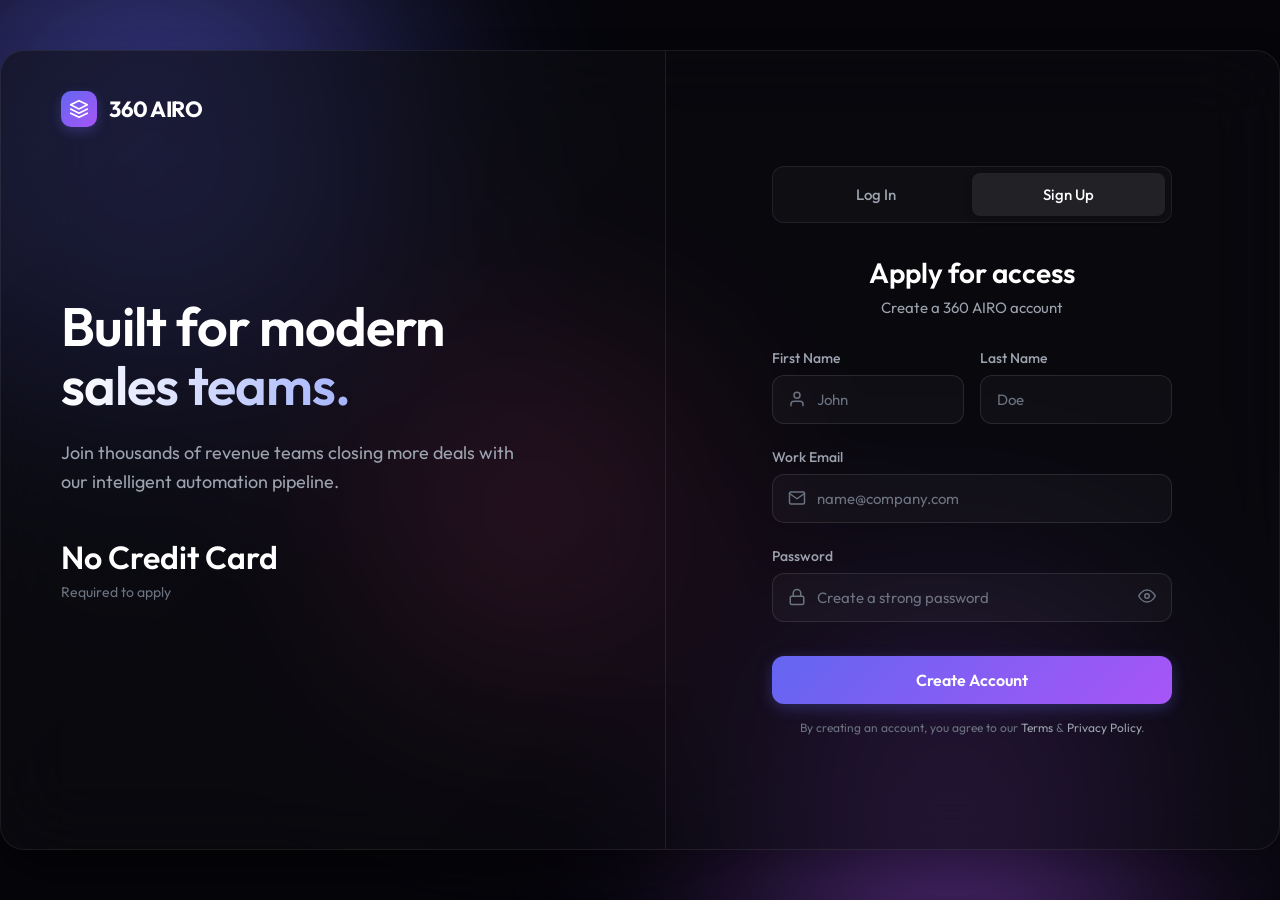
<file: signup.html>
<!DOCTYPE html>
<html lang="en">
<head>
  <meta charset="UTF-8">
  <title>360 AIRO - Sign Up</title>
  <link rel="stylesheet" href="style.css">
</head>
<body>

<!-- Animated Background -->
<div class="bg-mesh">
  <div class="orb orb-1"></div>
  <div class="orb orb-2"></div>
  <div class="orb orb-3"></div>
</div>

<div class="app-container">
  
  <!-- Left Side: Product Branding -->
  <div class="hero-section">
    <div class="brand" style="top: 40px; left: 60px;">
      <div class="brand-icon">
        <svg width="20" height="20" viewBox="0 0 24 24" fill="none" stroke="white" stroke-width="2" stroke-linecap="round" stroke-linejoin="round">
          <path d="M12 2L2 7l10 5 10-5-10-5z"></path>
          <path d="M2 17l10 5 10-5M2 12l10 5 10-5"></path>
        </svg>
      </div>
      <span>360 AIRO</span>
    </div>

    <div class="hero-content">
      <h1>Built for modern<br><span class="text-gradient">sales teams.</span></h1>
      <p>Join thousands of revenue teams closing more deals with our intelligent automation pipeline.</p>
      
      <div class="stats-row">
        <div class="stat-item">
          <h3>No Credit Card</h3>
          <p>Required to apply</p>
        </div>
      </div>
    </div>
  </div>

  <!-- Right Side: Sign Up Form -->
  <div class="auth-section">
    <div class="auth-wrapper">
      
      <div class="auth-tabs">
        <button class="tab-btn" onclick="window.location.href='index.html'">Log In</button>
        <button class="tab-btn active" onclick="window.location.href='signup.html'">Sign Up</button>
      </div>

      <h2 class="auth-title">Apply for access</h2>
      <p class="auth-subtitle">Create a 360 AIRO account</p>

      <form onsubmit="handleDemoSignup(event)">
        <div style="display:flex; gap:16px;">
          <div class="form-group" style="flex:1;">
            <label>First Name</label>
            <div class="input-icon-wrap">
              <svg class="icon" viewBox="0 0 24 24" fill="none" stroke="currentColor" stroke-width="2" stroke-linecap="round" stroke-linejoin="round"><path d="M20 21v-2a4 4 0 0 0-4-4H8a4 4 0 0 0-4 4v2"></path><circle cx="12" cy="7" r="4"></circle></svg>
              <input type="text" id="signup-fname" placeholder="John" required>
            </div>
          </div>
          <div class="form-group" style="flex:1;">
            <label>Last Name</label>
            <div class="input-icon-wrap">
              <input type="text" id="signup-lname" placeholder="Doe" style="padding-left:16px;" required>
            </div>
          </div>
        </div>

        <div class="form-group">
          <label>Work Email</label>
          <div class="input-icon-wrap">
            <svg class="icon" viewBox="0 0 24 24" fill="none" stroke="currentColor" stroke-width="2" stroke-linecap="round" stroke-linejoin="round"><path d="M4 4h16c1.1 0 2 .9 2 2v12c0 1.1-.9 2-2 2H4c-1.1 0-2-.9-2-2V6c0-1.1.9-2 2-2z"></path><polyline points="22,6 12,13 2,6"></polyline></svg>
            <input type="email" id="signup-email" placeholder="name@company.com" required>
          </div>
        </div>

        <div class="form-group">
          <label>Password</label>
          <div class="input-icon-wrap">
            <svg class="icon" viewBox="0 0 24 24" fill="none" stroke="currentColor" stroke-width="2" stroke-linecap="round" stroke-linejoin="round"><rect x="3" y="11" width="18" height="11" rx="2" ry="2"></rect><path d="M7 11V7a5 5 0 0 1 10 0v4"></path></svg>
            <input type="password" id="password" placeholder="Create a strong password" required>
            <button type="button" class="eye-btn" onclick="togglePassword()">
              <svg width="18" height="18" viewBox="0 0 24 24" fill="none" stroke="currentColor" stroke-width="2" stroke-linecap="round" stroke-linejoin="round"><path d="M1 12s4-8 11-8 11 8 11 8-4 8-11 8-11-8-11-8z"></path><circle cx="12" cy="12" r="3"></circle></svg>
            </button>
          </div>
        </div>

        <button type="submit" class="submit-btn" style="margin-top: 10px;">Create Account</button>
        
        <p style="text-align:center; font-size:12px; color:var(--text-tertiary); margin-top:16px;">
          By creating an account, you agree to our <a href="#" style="color:var(--text-secondary); text-decoration:none;">Terms</a> & <a href="#" style="color:var(--text-secondary); text-decoration:none;">Privacy Policy</a>.
        </p>
      </form>

    </div>
  </div>

</div>

<script>
  function togglePassword() {
    const pass = document.getElementById("password");
    pass.type = pass.type === "password" ? "text" : "password";
  }

  function handleDemoSignup(e) {
    e.preventDefault();
    const fname = document.getElementById('signup-fname').value.trim();
    const lname = document.getElementById('signup-lname').value.trim();
    const email = document.getElementById('signup-email').value.trim();
    
    if (fname) localStorage.setItem('airo_fname', fname);
    if (lname) localStorage.setItem('airo_lname', lname);
    if (email) localStorage.setItem('airo_login_email', email);
    
    // Set a flag so Login knows we just signed up
    localStorage.setItem('from_signup', 'true');

    // Simulate signup then redirect to login page
    window.location.href = 'index.html';
  }
</script>

</body>
</html>
</file>
<file: style.css>
@import url('https://fonts.googleapis.com/css2?family=Outfit:wght@300;400;500;600;700&display=swap');

:root {
  --bg-dark: #05050a;
  --panel-bg: rgba(255, 255, 255, 0.02);
  --panel-border: rgba(255, 255, 255, 0.08);
  --text-primary: #ffffff;
  --text-secondary: #9ca3af;
  --text-tertiary: #6b7280;
  
  --accent-1: #6366f1;
  --accent-2: #a855f7;
  --accent-3: #ec4899;
  
  --input-bg: rgba(255, 255, 255, 0.03);
  --input-border: rgba(255, 255, 255, 0.1);
  --input-focus: rgba(99, 102, 241, 0.4);
  
  --transition: all 0.3s cubic-bezier(0.25, 0.8, 0.25, 1);
}

* { 
  box-sizing: border-box; 
  margin: 0;
  padding: 0;
}

body {
  font-family: 'Outfit', sans-serif;
  background-color: var(--bg-dark);
  color: var(--text-primary);
  min-height: 100vh;
  display: flex;
  align-items: center;
  justify-content: center;
  overflow: hidden;
  position: relative;
}

/* Dynamic Animated Background */
.bg-mesh {
  position: absolute;
  top: 0; left: 0; right: 0; bottom: 0;
  z-index: -1;
  overflow: hidden;
}

.orb {
  position: absolute;
  border-radius: 50%;
  filter: blur(120px);
  opacity: 0.5;
  animation: float 20s infinite ease-in-out alternate;
}

.orb-1 {
  width: 500px; height: 500px;
  background: var(--accent-1);
  top: -100px; left: -100px;
}

.orb-2 {
  width: 400px; height: 400px;
  background: var(--accent-2);
  bottom: -100px; right: 10%;
  animation-delay: -5s;
}

.orb-3 {
  width: 300px; height: 300px;
  background: var(--accent-3);
  top: 40%; left: 30%;
  animation-delay: -10s;
}

@keyframes float {
  0% { transform: translate(0, 0) scale(1); }
  100% { transform: translate(50px, 50px) scale(1.1); }
}

/* Layout */
.app-container {
  display: flex;
  width: 100%;
  max-width: 1300px;
  height: 90vh;
  max-height: 800px;
  background: rgba(10, 10, 15, 0.6);
  backdrop-filter: blur(40px);
  border: 1px solid var(--panel-border);
  border-radius: 24px;
  box-shadow: 0 25px 50px -12px rgba(0, 0, 0, 0.5);
  overflow: hidden;
}

/* LEFT PANE */
.hero-section {
  flex: 1.2;
  padding: 60px;
  display: flex;
  flex-direction: column;
  justify-content: center;
  position: relative;
  border-right: 1px solid var(--panel-border);
  background: linear-gradient(135deg, rgba(255,255,255,0.01) 0%, rgba(255,255,255,0) 100%);
}

.brand {
  position: absolute;
  top: 40px;
  left: 60px;
  display: flex;
  align-items: center;
  gap: 12px;
}

.brand-icon {
  width: 36px; height: 36px;
  background: linear-gradient(135deg, var(--accent-1), var(--accent-2));
  border-radius: 10px;
  display: flex;
  align-items: center;
  justify-content: center;
  box-shadow: 0 4px 12px rgba(99, 102, 241, 0.3);
}

.brand span {
  font-size: 22px;
  font-weight: 700;
  letter-spacing: -0.5px;
}

.hero-content h1 {
  font-size: 54px;
  font-weight: 600;
  line-height: 1.1;
  margin-bottom: 24px;
  letter-spacing: -1px;
}

.text-gradient {
  background: linear-gradient(to right, #fff, #a5b4fc);
  -webkit-background-clip: text;
  background-clip: text;
  -webkit-text-fill-color: transparent;
  color: transparent;
}

.hero-content p {
  font-size: 18px;
  color: var(--text-secondary);
  line-height: 1.6;
  max-width: 480px;
  margin-bottom: 40px;
}

.stats-row {
  display: flex;
  gap: 40px;
  margin-top: 20px;
}

.stat-item h3 {
  font-size: 32px;
  font-weight: 600;
  color: var(--text-primary);
  margin-bottom: 4px;
}

.stat-item p {
  font-size: 14px;
  color: var(--text-tertiary);
  margin: 0;
}

/* RIGHT PANE (Auth) */
.auth-section {
  flex: 1;
  padding: 60px 80px;
  display: flex;
  flex-direction: column;
  justify-content: center;
  align-items: center;
}

.auth-wrapper {
  width: 100%;
  max-width: 400px;
}

.auth-tabs {
  display: flex;
  background: var(--input-bg);
  border: 1px solid var(--panel-border);
  border-radius: 12px;
  padding: 6px;
  margin-bottom: 32px;
}

.tab-btn {
  flex: 1;
  padding: 12px;
  background: transparent;
  border: none;
  border-radius: 8px;
  color: var(--text-secondary);
  font-family: inherit;
  font-weight: 500;
  font-size: 15px;
  cursor: pointer;
  transition: var(--transition);
}

.tab-btn.active {
  background: var(--panel-border);
  color: var(--text-primary);
  box-shadow: 0 2px 8px rgba(0,0,0,0.2);
}

.auth-title {
  font-size: 28px;
  font-weight: 600;
  margin-bottom: 8px;
  text-align: center;
}

.auth-subtitle {
  color: var(--text-secondary);
  font-size: 15px;
  margin-bottom: 32px;
  text-align: center;
}

/* Form Styles */
.form-group {
  margin-bottom: 24px;
}

.form-group label {
  display: flex;
  justify-content: space-between;
  font-size: 14px;
  color: var(--text-secondary);
  margin-bottom: 8px;
  font-weight: 500;
}

.forgot-link {
  color: var(--accent-1);
  text-decoration: none;
  transition: var(--transition);
}
.forgot-link:hover { color: #818cf8; }

.input-icon-wrap {
  position: relative;
  display: flex;
  align-items: center;
}

.input-icon-wrap svg.icon {
  position: absolute;
  left: 16px;
  width: 18px; height: 18px;
  color: var(--text-tertiary);
  transition: var(--transition);
}

.input-icon-wrap input {
  width: 100%;
  background: var(--input-bg);
  border: 1px solid var(--input-border);
  border-radius: 12px;
  padding: 14px 16px 14px 44px;
  color: var(--text-primary);
  font-family: inherit;
  font-size: 15px;
  transition: var(--transition);
  outline: none;
}

.input-icon-wrap input::placeholder {
  color: var(--text-tertiary);
}

.input-icon-wrap input:focus {
  border-color: var(--accent-1);
  background: rgba(255, 255, 255, 0.05);
  box-shadow: 0 0 0 3px var(--input-focus);
}

.input-icon-wrap input:focus + svg.icon {
  color: var(--accent-1);
}

.eye-btn {
  position: absolute;
  right: 16px;
  background: none; border: none; padding: 0;
  color: var(--text-tertiary);
  cursor: pointer;
  transition: var(--transition);
}
.eye-btn:hover { color: var(--text-primary); }

.submit-btn {
  width: 100%;
  padding: 14px;
  background: linear-gradient(135deg, var(--accent-1), var(--accent-2));
  border: none;
  border-radius: 12px;
  color: white;
  font-family: inherit;
  font-size: 16px;
  font-weight: 600;
  cursor: pointer;
  transition: var(--transition);
  box-shadow: 0 4px 15px rgba(99, 102, 241, 0.3);
  position: relative;
  overflow: hidden;
}

.submit-btn:hover {
  transform: translateY(-2px);
  box-shadow: 0 8px 25px rgba(99, 102, 241, 0.4);
}

.submit-btn:active {
  transform: translateY(0);
}

/* Alert Box Override */
.alert-box {
  background: rgba(234, 179, 8, 0.1);
  border: 1px solid rgba(234, 179, 8, 0.3);
  padding: 16px 20px;
  border-radius: 12px;
  display: flex;
  gap: 16px;
  margin-bottom: 32px;
  backdrop-filter: blur(10px);
}

.alert-box .icon {
  color: #eab308;
  font-size: 20px;
}

.alert-box p {
  color: #fef08a;
  font-size: 14px;
  line-height: 1.5;
  margin: 0;
}

/* Responsive */
@media (max-width: 900px) {
  .app-container {
    flex-direction: column;
    height: 100vh;
    max-height: none;
    border-radius: 0;
    border: none;
  }
  .hero-section {
    padding: 40px;
    border-right: none;
    border-bottom: 1px solid var(--panel-border);
    flex: 0.6;
  }
  .hero-content h1 { font-size: 36px; }
  .auth-section {
    flex: 1;
    padding: 40px;
  }
}
</file>
